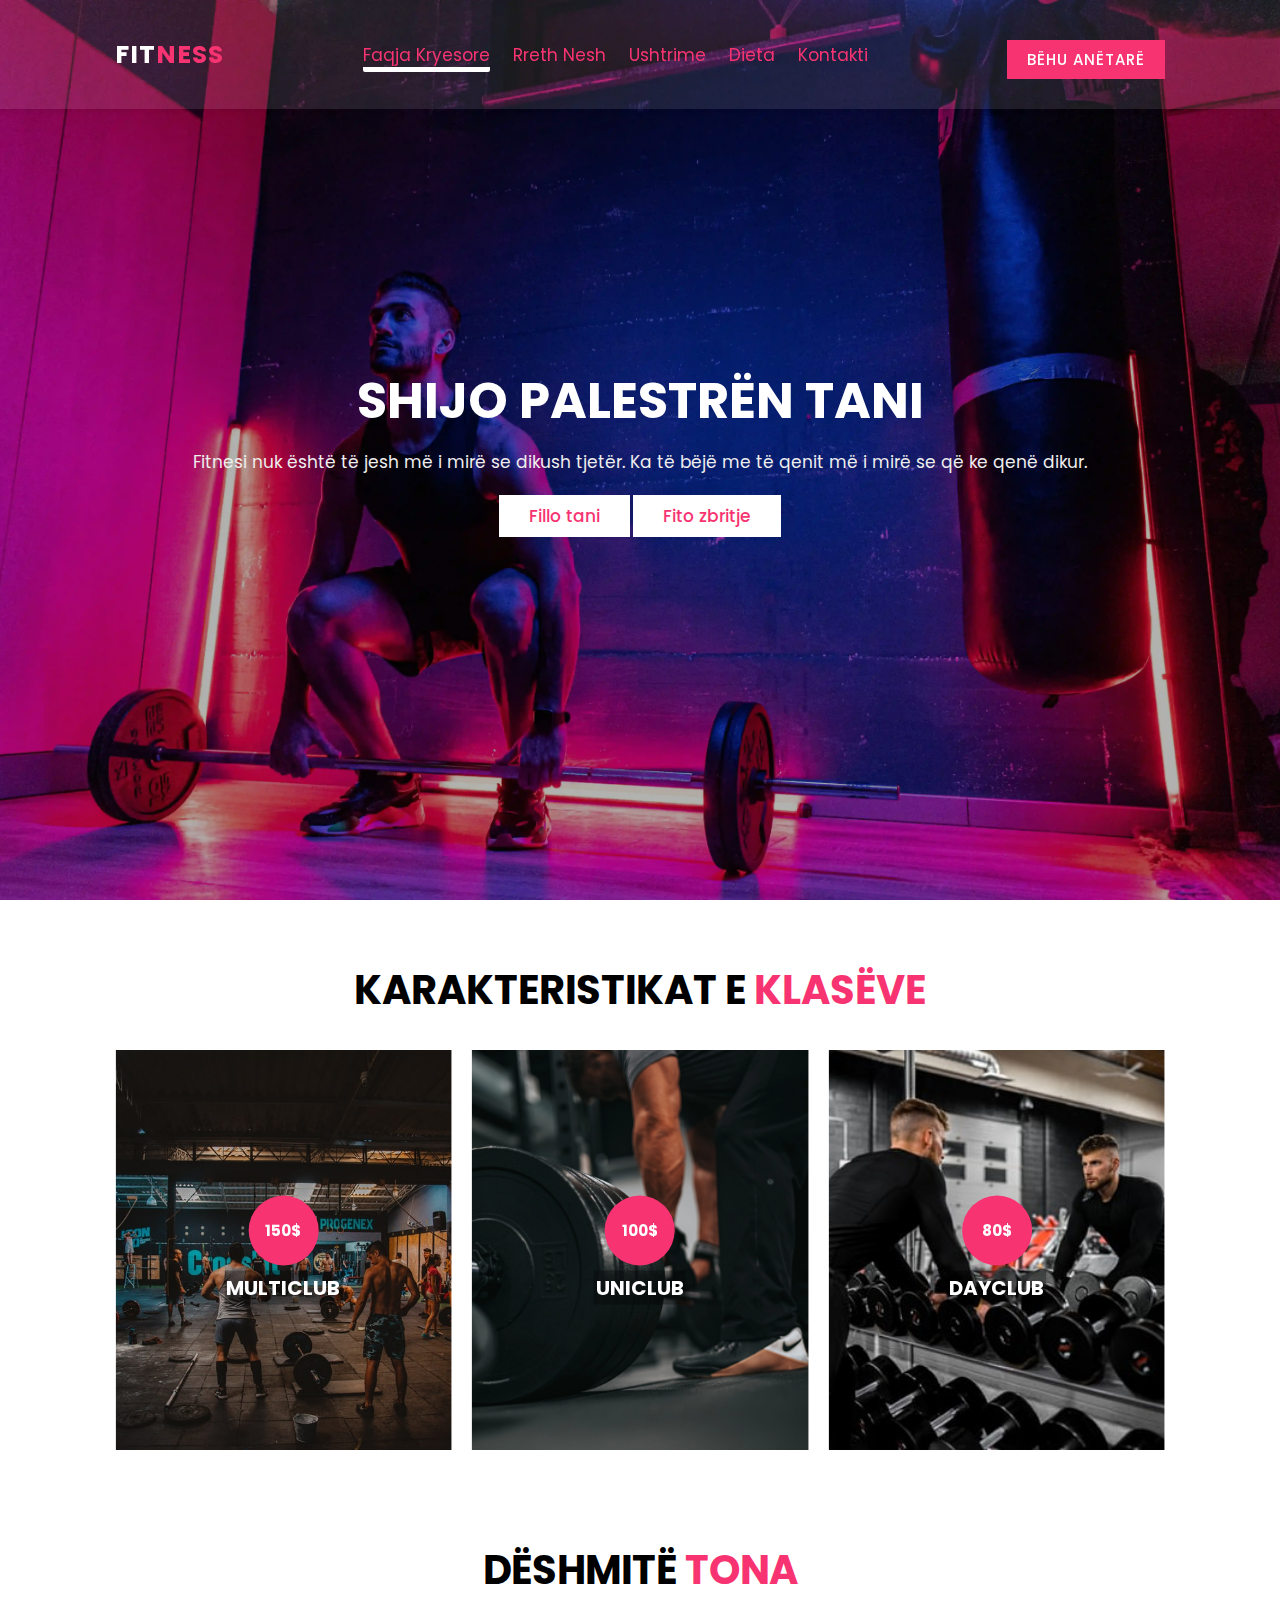
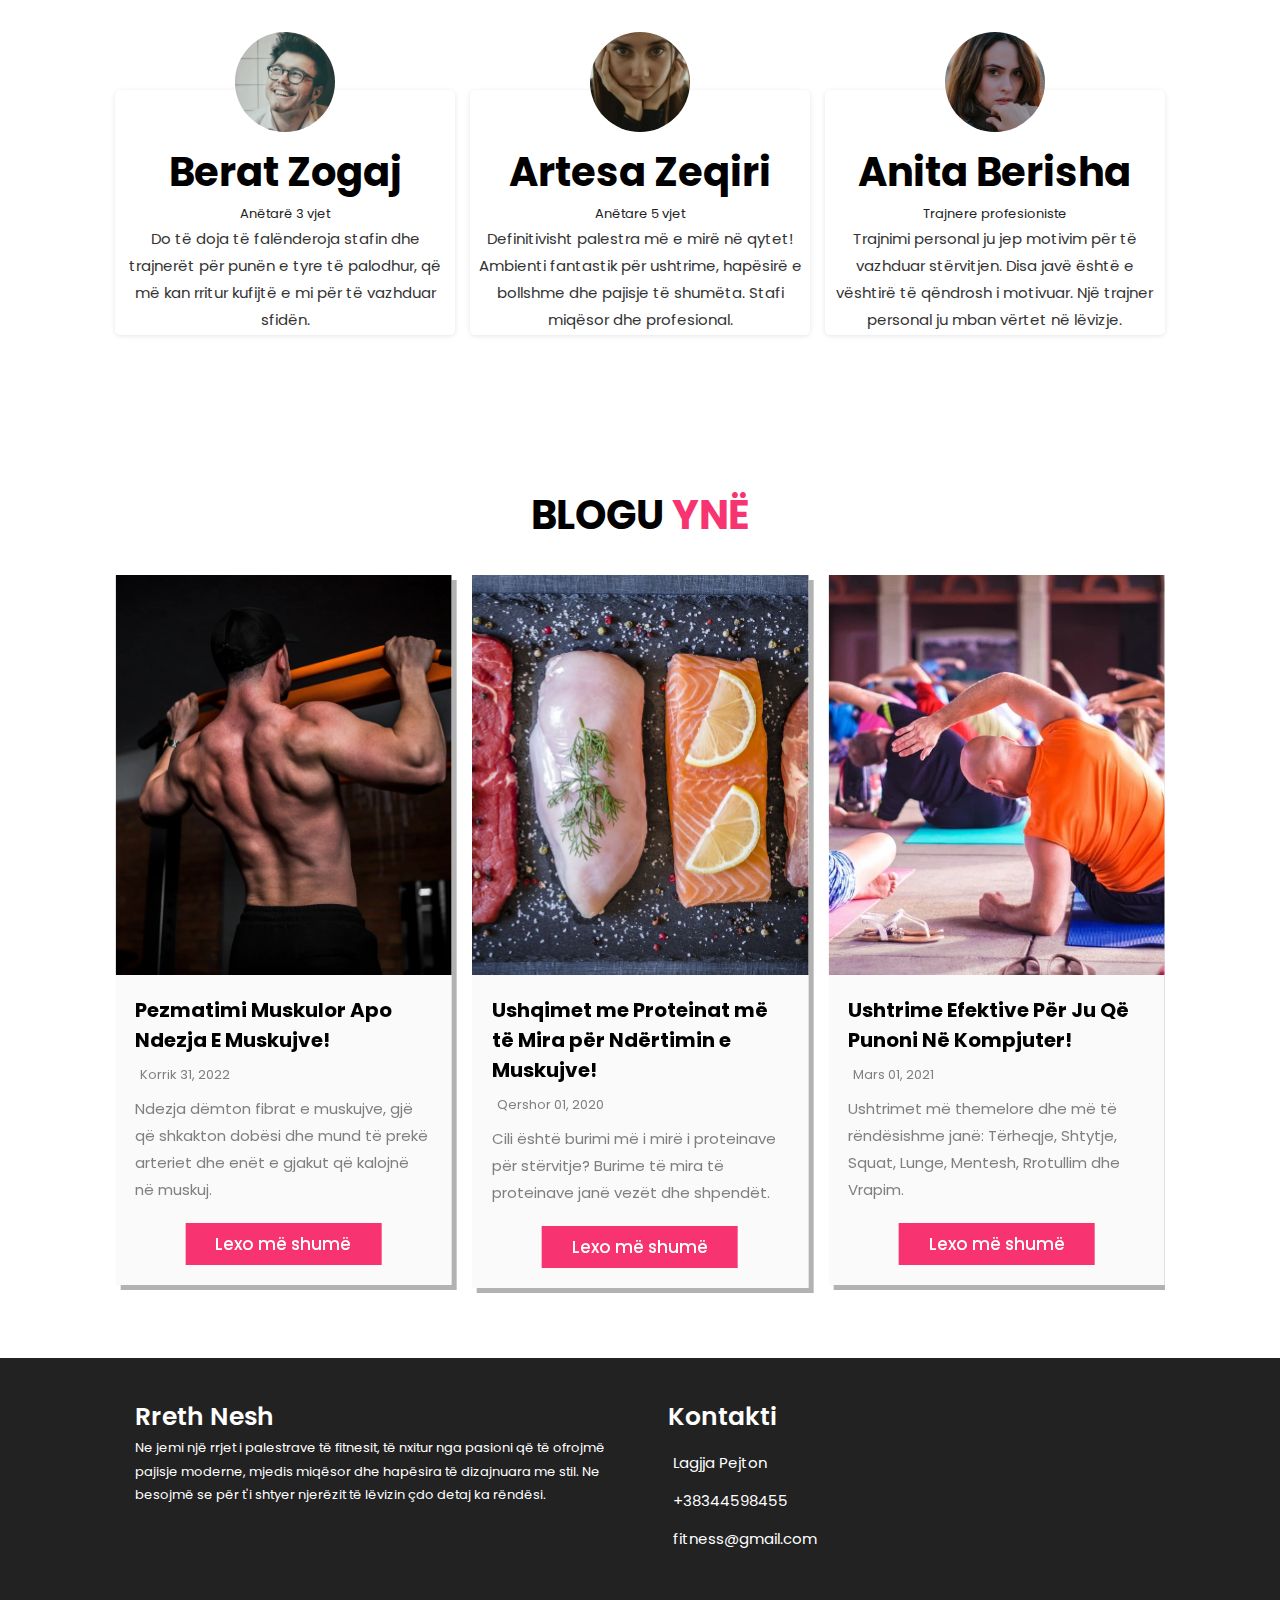
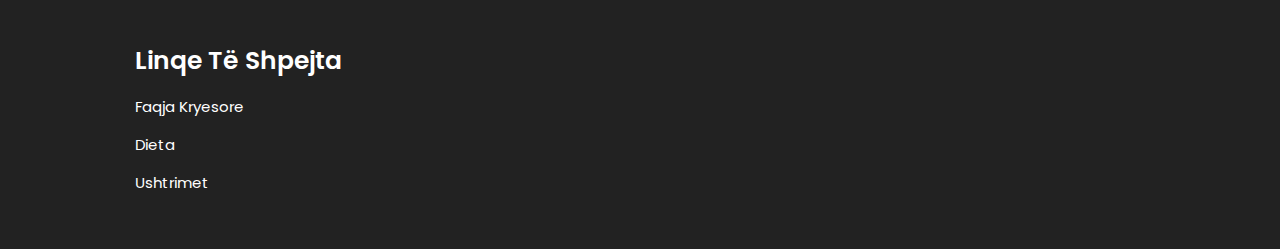
<file: index.html>
<!DOCTYPE html>
<html lang="en">
<head>
    <meta charset="UTF-8">
    <meta http-equiv="X-UA-Compatible" content="IE=edge">
    <meta name="viewport" content="width=device-width, initial-scale=1.0">

    <title>Fitness Website</title>

    <link rel="stylesheet" href="https://cdn.jsdelivr.net/npm/swiper@8/swiper-bundle.min.css"/>

    <link rel="stylesheet" href="./CSS/style.css">
    <link rel="stylesheet" href="https://use.fontawesome.com/releases/v5.15.4/css/all.css"
     integrity="sha384-DyZ88mC6Up2uqS4h/KRgHuoeGwBcD4Ng9SiP4dIRy0EXTlnuz47vAwmeGwVChigm" 
     crossorigin="anonymous"/>
</head>
<body>
   <header class="header">
    
<a href="#" class="logo">Fit<span>ness</span></a>

    <nav class="navbar">

        <a href="#" style="border-bottom: .5rem solid white; border-radius: .2rem;">Faqja Kryesore</a>
        <a href="#foot" onclick="contactScroll()" >Rreth Nesh</a>
        <a href="workOutSection.html">Ushtrime</a>
        <a href="dietSection.html" >Dieta</a>
        <a href="#foot" onclick="contactScroll()">Kontakti</a>
    </nav>

    <div class="icons">

        <a href="formValidation.html" class="btn" >Bëhu anëtarë</a>
        <div id="menu-btn" class="fas fa-bars"></div>
    </div>

   </header>

   <!-- -------------------home section starts ----------------------- -->
<section class="home">

    <div class="swiper home-slider">

        <div class="swiper-wrapper">

            <div  class="swiper-slide box" style = "background: linear-gradient(rgba(0,0,0,.3), rgba(0,0,0,.3)),
            url('images/b-1.webp');" >
              <div class="content">
                 <h3>Shijo palestrën tani</h3>
                 <p>Fitnesi nuk është të jesh më i mirë se dikush tjetër. Ka të bëjë me të qenit më i mirë se që ke qenë dikur.</p>
                    <div class="button">
                        <a href="#featureID" class="btn btn-1">Fillo tani</a>
                        <a href="#featureID" class="btn">Fito zbritje</a>
                    </div>
               </div>
            </div>


            <div  class="swiper-slide box" style = "background: linear-gradient(rgba(0,0,0,.3), rgba(0,0,0,.3)),
            url('images/b-5.webp');" >
              <div class="content">
                 <h3>Shëndeti është pasuri</h3>
                 <p>Dhimbja që ndjen sot do të jetë forca që ndjen nesër!</p>
                    <div class="button">
                        <a href="#featureID" class="btn btn-1">Fillo Tani</a>
                        <a href="#featureID" class="btn">Fito Zbritje</a>
                    </div>
               </div>
            </div>
        </div>
    </div>
</section>

   <!-- -------------------home section ends ----------------------- -->

   <!-- ------------------------feature sections starts----------------------------- -->

<section class="feature" id="featureID">

<h1 class="heading">karakteristikat e <span> klasëve</span></h1>

<div class="swiper feature-slider">
    <div class="swiper-wrapper">
        
      

        <div class="swiper-slide box">
            <div class="image">
                <img src="images/p-1.webp" alt="">
            </div>
            <div class="content">
                <div class="price"><h2>100$</h2></div>
                <h3>Uniclub</h3>
            </div>
        </div>

        <div class="swiper-slide box">
            <div class="image">
                <img src="images/pic-3.webp" alt="">
            </div>
            <div class="content">
                <div class="price"><h2>80$</h2></div>
                <h3>Dayclub</h3>
            </div>
        </div>

        <div class="swiper-slide box">
            <div class="image">
                <img src="images/p-3.webp" alt="">
            </div>
            <div class="content">
                <div class="price"><h2>60$</h2></div>
                <h3>Monthclub</h3>
            </div>
        </div>

        <div class="swiper-slide box">
            <div class="image">
                <img src="images/p-2.webp" alt="">
            </div>
            <div class="content">
                <div class="price"><h2>50$</h2></div>
                <h3>Timeclub</h3>
            </div>
        </div>

        <div class="swiper-slide box">
            <div class="image">
                <img src="images/Feature-classes.webp" alt="">
            </div>
            <div class="content">
                <div class="price"><h2>150$</h2></div>
                <h3>Multiclub</h3>
            </div>
        </div>

        
    </div>
</div>

</section>



   <!-- ------------------------feature sections ends----------------------------- -->

   

   <!-- -----------------------------------testimonial section starts here---------------------------->
<section class="testimonial">
    <h1 class="heading">Dëshmitë<span> tona</span></h1>
    
    <div class="box-contanier">
        <div class="box">
            <div class="image">
                <img src="images/t-2.webp" alt="">
            </div>
            <div class="name">
                <h1>Berat Zogaj</h1>
                <p>Anëtarë <span> 3 vjet</span></p>
            </div>
            <p>Do të doja të falënderoja stafin dhe trajnerët për punën e tyre të palodhur, 
                që më kan rritur kufijtë e mi për të vazhduar sfidën.</p>
        </div>

        <div class="box">
            <div class="image">
                <img src="images/t-3.webp" alt="">
            </div>
            <div class="name">
                <h1>Artesa Zeqiri </h1>
                <p>Anëtare<span> 5 vjet</span></p>
            </div>
            <p>Definitivisht palestra më e mirë në qytet! Ambienti fantastik për ushtrime, hapësirë e bollshme dhe pajisje të shumëta. 
                Stafi miqësor dhe profesional.</p>
        </div>

        <div class="box">
            <div class="image">
                <img src="images/t-4.webp" alt="">
            </div>
            <div class="name">
                <h1>Anita Berisha</h1>
                <p>Trajnere <span> profesioniste</span></p>
            </div>
            <p>Trajnimi personal ju jep motivim për të vazhduar stërvitjen. Disa javë është e vështirë të qëndrosh i motivuar.
                Një trajner personal ju mban vërtet në lëvizje.</p>
        </div>
    </div>
</section>


   <!-- -----------------------------------testimonial section ends here---------------------------->

   <!-------------------------------------blog section starts here---------------------------->
    <section class="blogs">

        <h1 class="heading">blogu <span> ynë</span></h1>

        <div class="swiper blogs-slider">
            <div class="swiper-wrapper">

                <div class="swiper-slide box">
                    <div class="image">
                        <img src="images/fish-chic.webp" alt="">

                    </div>
                    <div class="content">
                        <h3>Ushqimet me Proteinat më të Mira për Ndërtimin e Muskujve!</h3>
                        <span><i class="fad fa-calendar-alt"></i>Qershor 01, 2020</span>
                        <p>Cili është burimi më i mirë i proteinave për stërvitje?
                            Burime të mira të proteinave janë vezët dhe shpendët.</p>
                    </div>
                    <div class="button">
                    <a href="https://vegan.rocks/sq/blog/muscle-building-foods/" class="btn">Lexo më shumë</a>
                </div>
                </div>

                <div class="swiper-slide box">
                    <div class="image">
                        <img src="images/blog-2.webp" alt="">

                    </div>
                    <div class="content">
                        <h3>Ushtrime Efektive Për Ju Që Punoni Në Kompjuter!</h3>
                        <span><i class="fad fa-calendar-alt"></i>Mars 01, 2021</span>
                        <p>Ushtrimet më themelore dhe më të rëndësishme janë:
                         Tërheqje, Shtytje, Squat, Lunge, Mentesh, Rrotullim dhe Vrapim.</p>
                    </div>
                    <div class="button">
                    <a href="https://telegrafi.com/ushtrime-per-kurrizin-per-ju-qe-punoni-ne-kompjuter/" class="btn">Lexo më shumë</a>
                </div>
                </div>

                <div class="swiper-slide box">
                    <div class="image">
                        <img src="images/blog-4.webp" alt="">

                    </div>
                    <div class="content">
                        <h3>Sa Është e Nevojshme Zgjatja para Ushtrimeve!?</h3>
                        <span><i class="fad fa-calendar-alt"></i>December 01, 2022</span>
                        <p> Ngrohja rrit temperaturën e trupit, gjë që redukton mundësinë
                              për lëndime të muskujve, tendinave dhe ligamenteve po ashtu.</p>
                    </div>
                    <div class="button">
                    <a href="https://www.homeology.live/ks/rri-ne-forme/kur-duhet-te-beni-zgjatje-muskujsh/" class="btn">Lexo më shumë</a>
                </div>
                </div>

                <div class="swiper-slide box">
                    <div class="image">
                        <img src="images/nd.webp" alt="">

                    </div>
                    <div class="content">
                        <h3>Pezmatimi Muskulor Apo Ndezja E Muskujve!</h3>
                        <span><i class="fad fa-calendar-alt"></i>Korrik 31, 2022</span>
                        <p>Ndezja dëmton fibrat e muskujve, gjë që shkakton dobësi dhe mund
                             të prekë arteriet dhe enët e gjakut që kalojnë në muskuj.</p>
                    </div>
                    <div class="button">
                    <a href="http://www.tollomed.com/Home/FullArticle/355" class="btn">Lexo më shumë</a>
                </div>
                </div>


            </div>
        </div>
    </section>
   <!-------------------------------------blog section ends here---------------------------->

   <!-------------------------------------footer section starts here---------------------------->

<section class="footer" id="foot">
    <div class="box-container">
        <div class="box">
            <h1>Rreth Nesh</h1>
            <div class="text">
                <p>Ne jemi një rrjet i palestrave të fitnesit, 
                    të nxitur nga pasioni që të ofrojmë pajisje moderne, 
                    mjedis miqësor dhe hapësira të dizajnuara me stil.
                     Ne besojmë se për t'i shtyer njerëzit të lëvizin
                      çdo detaj ka rëndësi.</p>
            </div>
            <div class="icon">
               <a href="https://www.facebook.com/"><i class="fab fa-facebook-f"></i></a>
               <a href="https://www.twitter.com/"><i class="fab fa-twitter"></i></a>
               <a href="https://www.linkedin.com/"><i class="fab fa-linkedin-in"></i></a>
               <a href="https://www.instagram.com/"><i class="fab fa-instagram"></i></a>
            </div>
        </div>

        <div class="box">
            <h1>Kontakti</h1>
            <div class="icons">
                <a href="#foot"><i class="fas fa-map-marker-alt"></i>Lagjja Pejton </a>
                <a href="#foot"><i class="fas fa-phone-alt"></i>+38344598455</a>
                <a href="#foot"><i class="fas fa-envelope"></i>fitness@gmail.com</a>
            </div>
        </div>

        <div class="box">
            <h1>Linqe Të Shpejta</h1>
            <div class="icons">
                <a href="#">Faqja Kryesore</a>
                <a href="dietSection.html">Dieta</a>
                <a href="workOutSection.html">Ushtrimet</a>
            </div>
        </div>
    </div>
</section>


   <!-------------------------------------footer section ends here---------------------------->


<!-- cutsom swiper script -->
<script src="https://cdn.jsdelivr.net/npm/swiper@8/swiper-bundle.min.js"></script>
<!-- custom js link -->
    <script src="./JS/script.js"></script>
</body>
</html>
</file>
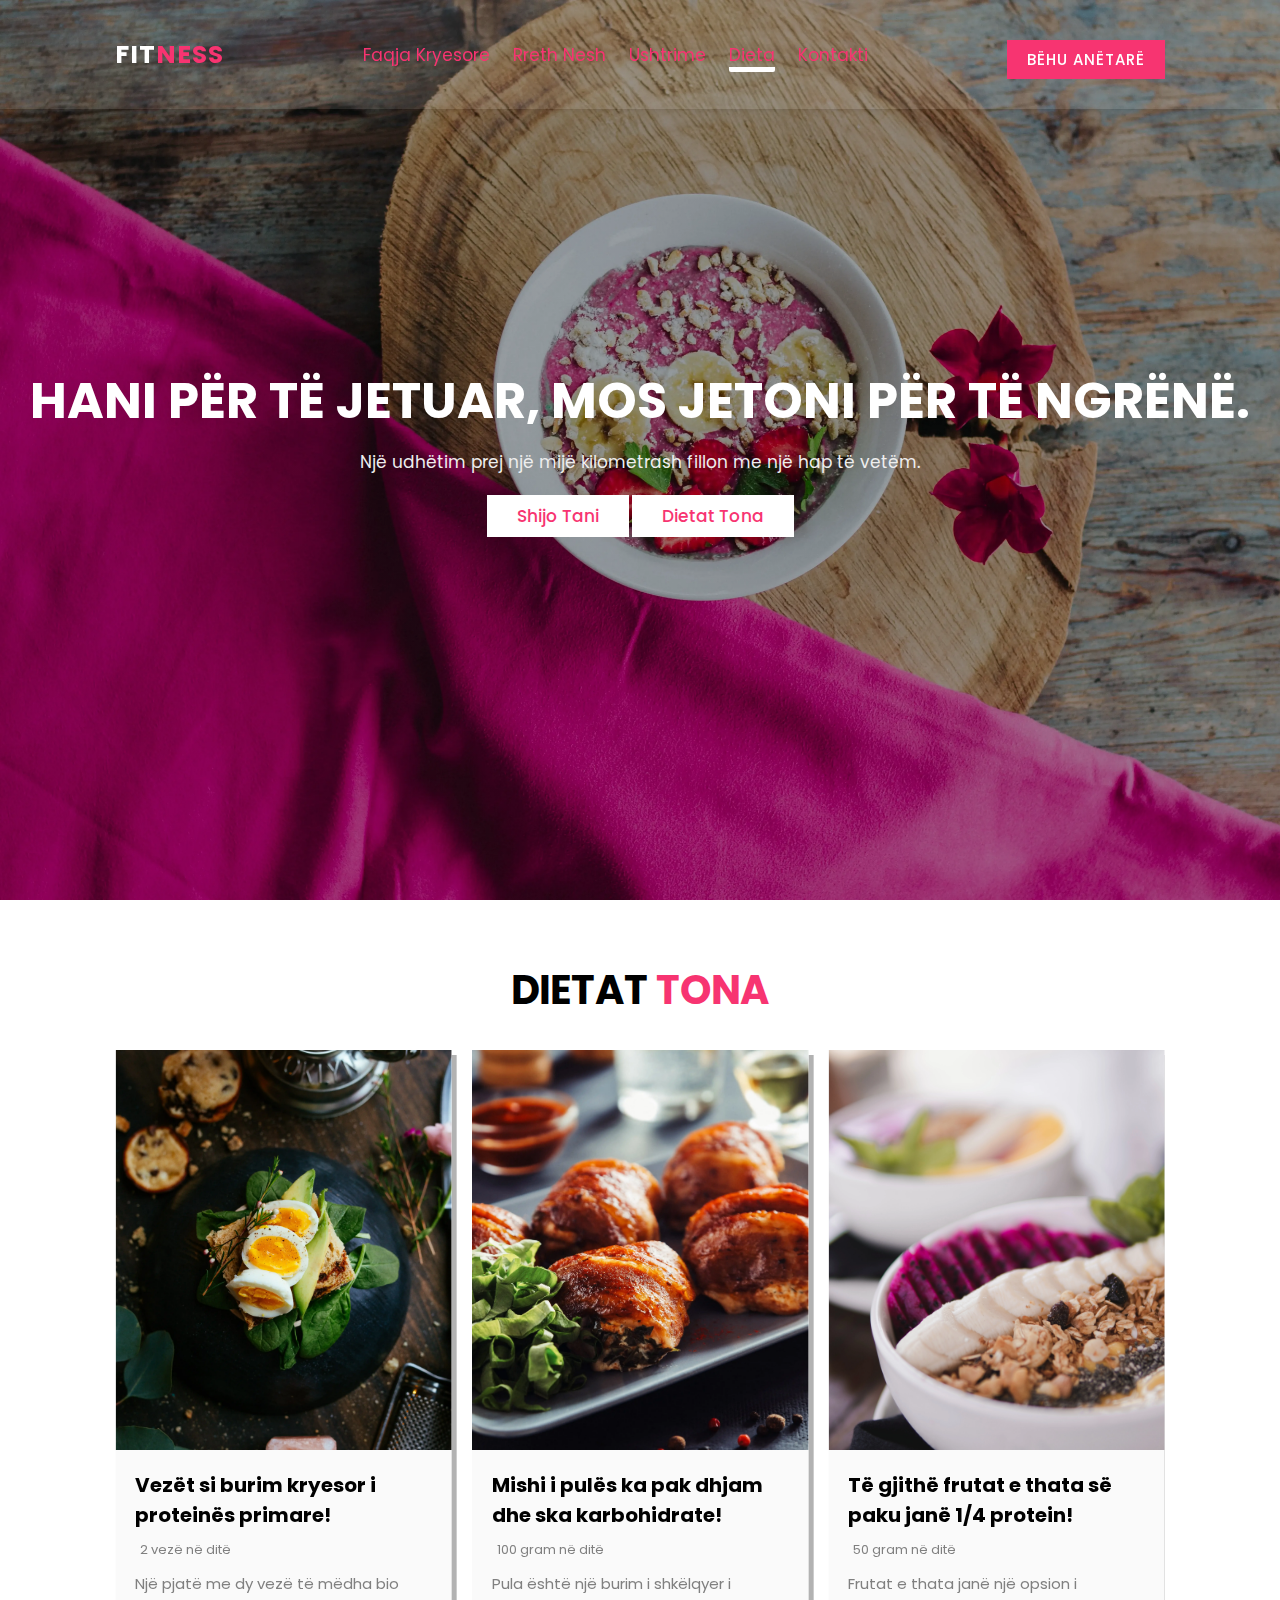
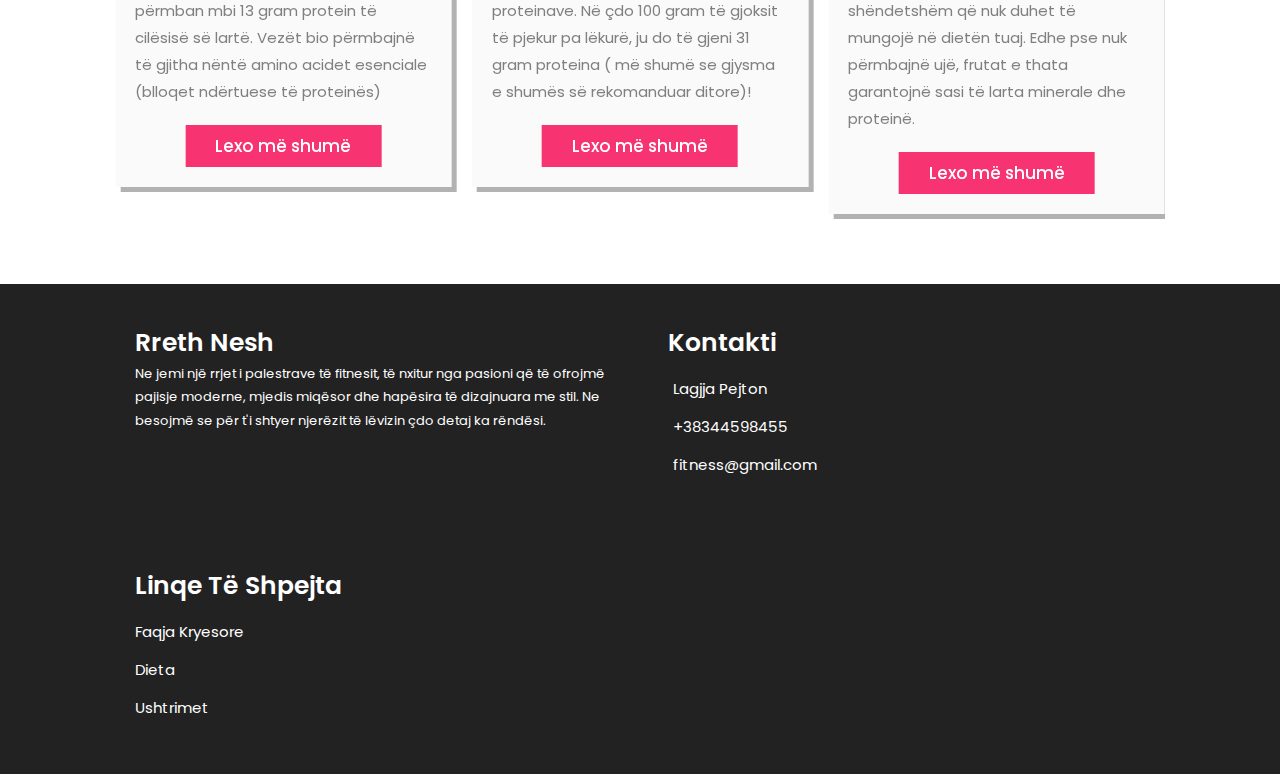
<file: dietSection.html>
<!DOCTYPE html>
<html lang="en">
<head>
    <meta charset="UTF-8">
    <meta http-equiv="X-UA-Compatible" content="IE=edge">
    <meta name="viewport" content="width=device-width, initial-scale=1.0">
    <title>diet section</title>


    <link rel="stylesheet" href="https://cdn.jsdelivr.net/npm/swiper@8/swiper-bundle.min.css"/>

    <link rel="stylesheet" href="CSS/style.css">
    <link rel="stylesheet" href="https://use.fontawesome.com/releases/v5.15.4/css/all.css"
     integrity="sha384-DyZ88mC6Up2uqS4h/KRgHuoeGwBcD4Ng9SiP4dIRy0EXTlnuz47vAwmeGwVChigm" 
     crossorigin="anonymous"/>
</head>
<body>
   <header class="header">
    
<a href="#" class="logo">Fit<span>ness</span></a>

    <nav class="navbar">

        <a href="index.html">Faqja Kryesore</a>
        <a href=#foot onclick="contactScroll()">Rreth Nesh</a>
        <a href="workOutSection.html">Ushtrime</a>
        <a href="dietSection.html" style="border-bottom: .5rem solid white; border-radius: .2rem;">Dieta</a>
        <a href=#foot onclick="contactScroll()">Kontakti</a>
    </nav>

    <div class="icons">

        <a href="formValidation.html" class="btn" >Bëhu anëtarë</a>
        <div id="menu-btn" class="fas fa-bars"></div>
    </div>

   </header>

   <!-- -------------------home0 section starts ----------------------- -->
<section class="home">

    <div class="swiper home-slider">

        <div class="swiper-wrapper">

            <div  class="swiper-slide box" style = "background: linear-gradient(rgba(0,0,0,.3), rgba(0,0,0,.3)),
            url('images/di-1.webp');" >
              <div class="content">
                 <h3>Hani për të jetuar, mos jetoni për të ngrënë.</h3>
                 <p>Një udhëtim prej një mijë kilometrash fillon me një hap të vetëm.</p>
                    <div class="button">
                        <a href="#di" class="btn btn-1">Shijo Tani</a>
                        <a href="#di" class="btn">Dietat Tona</a>
                    </div>
               </div>
            </div>


            <div  class="swiper-slide box" style = "background: linear-gradient(rgba(0,0,0,.3), rgba(0,0,0,.3)),
            url('images/di-2.webp');" >
              <div class="content">
                 <h3>Shëndeti është pasqyra e ushqimit që hamë  </h3>
                 <p>Qëllimet tuaja, minus dyshimet tuaja, janë të barabarta me realitetin tuaj.</p>
                    <div class="button">
                        <a href="#di" class="btn btn-1">Shijo Tani</a>
                        <a href="#di" class="btn">Dietat Tona</a>
                    </div>
               </div>
            </div>
        </div>
    </div>
</section>

   <!-- -------------------home0 section ends ----------------------- -->

   <!-- -------------------home section starts ----------------------- -->

 <body>
    <section id="di" class="blogs">

        <h1 class="heading">dietat <span> tona</span></h1>

        <div class="swiper blogs-slider">
            <div class="swiper-wrapper">

                

                <div class="swiper-slide box">
                    <div class="image">
                        <img src="images/ch-1.webp" alt="">

                    </div>
                    <div class="content">
                        <h3>Mishi i pulës ka pak dhjam dhe ska karbohidrate!</h3>
                        <span><i class="fad fa-calendar-alt"></i>100 gram në ditë</span>
                        <p>Pula është një burim i shkëlqyer i proteinave.
                             Në çdo 100 gram të gjoksit të pjekur pa lëkurë, ju do të gjeni 31 gram proteina
                             ( më shumë se gjysma e shumës së rekomanduar ditore)! </p>
                    </div>
                    <div class="button">
                    <a href="https://www.probleme.me/nutricione/mish-peshk/perfitimet-e-shendetshme-te-pules/" class="btn">Lexo më shumë</a>
                </div>
                </div>

                <div class="swiper-slide box">
                    <div class="image">
                        <img src="images/nu-1.webp" alt="">

                    </div>
                    <div class="content">
                        <h3>Të gjithë frutat e thata së paku janë 1/4 protein!</h3>
                        <span><i class="fad fa-calendar-alt"></i>50 gram në ditë</span>
                        <p> Frutat e thata janë një opsion i shëndetshëm që nuk duhet të mungojë në dietën tuaj. 
                            Edhe pse nuk përmbajnë ujë, frutat e thata garantojnë sasi të larta minerale
                             dhe proteinë.</p>
                    </div>
                    <div class="button">
                    <a href="https://www.probleme.me/nutricione/fruta/perfitimet-shendetesore-nga-konsumimi-i-frutave-te-thata/" class="btn">Lexo më shumë</a>
                </div>
                </div>

                <div class="swiper-slide box">
                    <div class="image">
                        <img src="images/q-1.webp" alt="">

                    </div>
                    <div class="content">
                        <h3>Qumështi si gjëja e parë që kemi shijuar!</h3>
                        <span><i class="fad fa-calendar-alt"></i>100ml në ditë</span>
                        <p>Qumështi i lopës është një burim i mirë i proteinave dhe kalciumit, si dhe ushqyesve përfshirë vitaminën B12 dhe jod.
                             Ai gjithashtu përmban magnez(me rëndësi për eshtrat).</p>
                    </div>
                    <div class="button">
                    <a href="https://kallxo.com/lajm/sa-eshte-i-shendetshem-qumeshti-i-lopes/" class="btn">Lexo më shumë</a>
                </div>
                </div>

                <div class="swiper-slide box">
                    <div class="image">
                        <img src="images/v-1.webp" alt="">

                    </div>
                    <div class="content">
                        <h3>Vezët si burim kryesor i proteinës primare!</h3>
                        <span><i class="fad fa-calendar-alt"></i>2 vezë në ditë</span>
                        <p>Një pjatë me dy vezë të mëdha bio përmban mbi 13 gram protein të cilësisë së lartë. Vezët bio përmbajnë të gjitha
                         nëntë amino acidet esenciale (blloqet ndërtuese të proteinës)</p>
                    </div>
                    <div class="button">
                    <a href="https://telegrafi.com/pse-vezet-bio-jane-ushqim-domosdoshem-nese-ushtroni-fitnes/" class="btn">Lexo më shumë</a>
                </div>
                </div>
                
            </div>
        </div>
    </section> 
    
    
     <!-------------------------------------footer section starts here---------------------------->

      <section class="footer" id="foot">
     <div class="box-container">
        <div class="box">
            <h1>Rreth Nesh</h1>
            <div class="text">
                <p>Ne jemi një rrjet i palestrave të fitnesit, 
                    të nxitur nga pasioni që të ofrojmë pajisje moderne, 
                    mjedis miqësor dhe hapësira të dizajnuara me stil.
                     Ne besojmë se për t'i shtyer njerëzit të lëvizin
                      çdo detaj ka rëndësi.</p>
            </div>
            <div class="icon">
               <a href="https://www.facebook.com/"><i class="fab fa-facebook-f"></i></a>
               <a href="https://www.twitter.com/"><i class="fab fa-twitter"></i></a>
               <a href="https://www.linkedin.com/"><i class="fab fa-linkedin-in"></i></a>
               <a href="https://www.instagram.com/"><i class="fab fa-instagram"></i></a>
            </div>
        </div>

        <div class="box">
            <h1>Kontakti</h1>
            <div class="icons">
                <a href="#foot"><i class="fas fa-map-marker-alt"></i>Lagjja Pejton </a>
                <a href="#foot"><i class="fas fa-phone-alt"></i>+38344598455</a>
                <a href="#foot"><i class="fas fa-envelope"></i>fitness@gmail.com</a>
            </div>
        </div>

        <div class="box">
            <h1>Linqe Të Shpejta</h1>
            <div class="icons">
                <a href="index.html">Faqja Kryesore</a>
                <a href="#">Dieta</a>
                <a href="workOutSection.html">Ushtrimet</a>
            </div>
        </div>
     </div>
     </section>


      <!-------------------------------------footer section ends here---------------------------->


     <!-- cutsom swiper script -->
     <script src="https://cdn.jsdelivr.net/npm/swiper@8/swiper-bundle.min.js"></script>
      <!-- custom js link -->
     <script src="./JS/script.js"></script>
      </body>
       </html>
</file>
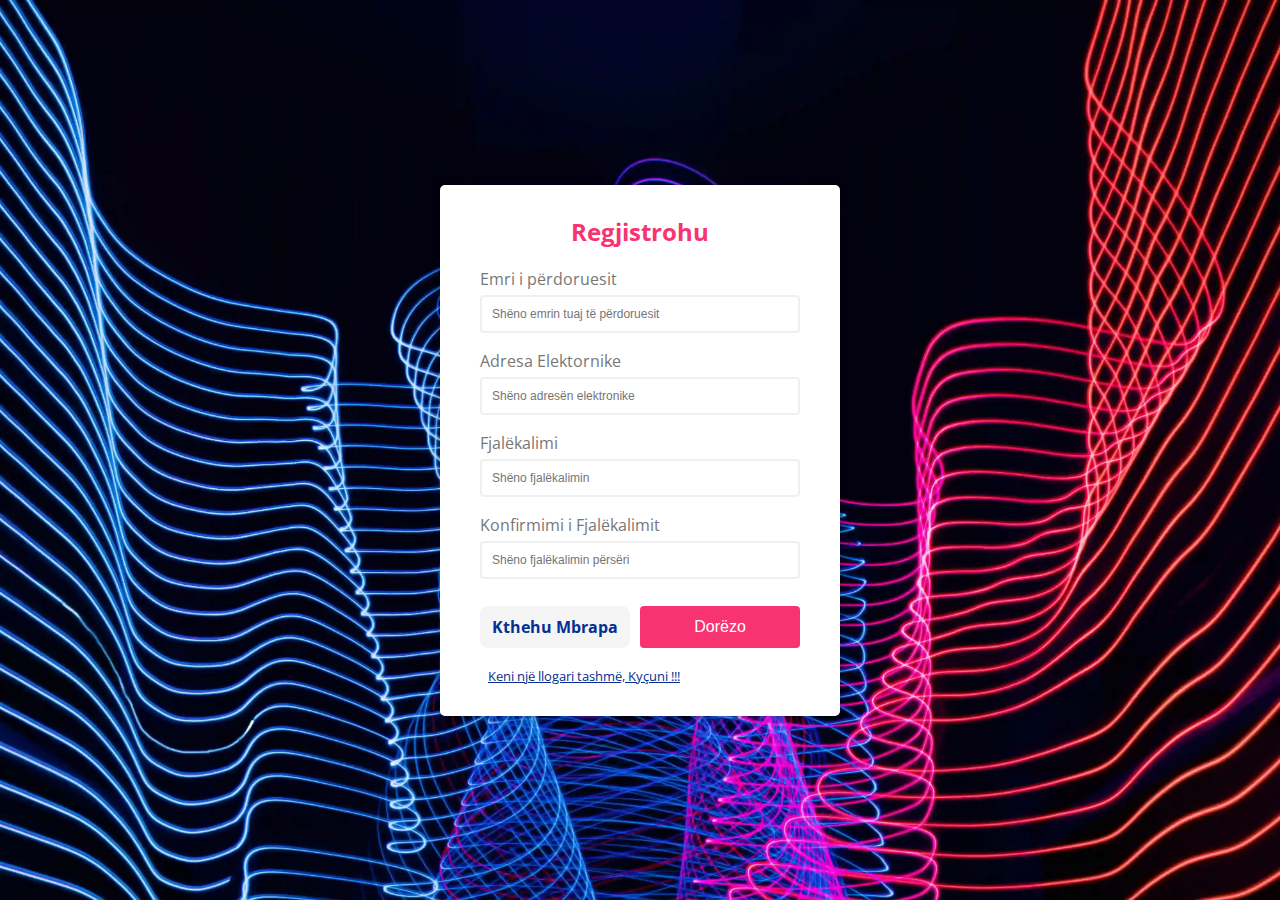
<file: formValidation.html>
<!DOCTYPE html>
<html lang="en">
<head>
    <meta charset="UTF-8">
    <meta name="viewport" content="width=device-width, initial-scale=1.0">
    <link rel="stylesheet" href="./CSS/formValidation.css">
    <title>Form validation</title>
</head>
<body>
 <div class="container">
    <form id="form" class="form" autocomplete="off">
        <h2>Regjistrohu</h2>
        <div class="form-control">
            <label for="username">Emri i përdoruesit</label>
            <input type="text" id="username" placeholder="Shëno emrin tuaj të përdoruesit">
            <small>Error message</small>
        </div>
        <div class="form-control">
            <label for="email">Adresa Elektornike</label>
            <input type="text" id="email" placeholder="Shëno adresën elektronike">
            <small>Error message</small>
        </div>
        <div class="form-control">
            <label for="password">Fjalëkalimi</label>
            <input type="password" id="password" placeholder="Shëno fjalëkalimin">
            <small>Error message</small>
        </div>
        <div class="form-control">
            <label for="password2">Konfirmimi i Fjalëkalimit</label>
            <input type="password" id="password2" placeholder="Shëno fjalëkalimin përsëri">
            <small>Error message</small>
        </div>
        <div class="buttons">
            <a href="index.html" class="cancel-button">Kthehu Mbrapa</a>
            <button type="submit">Dorëzo</button>
          </div>
          <p></p>
          <a href="formValidationL.html" id="keni">Keni një llogari tashmë, Kyçuni !!!</a>
    </form>
 </div>
    <script src="./JS/formValidation.js"></script>
</body>
</html>
</file>
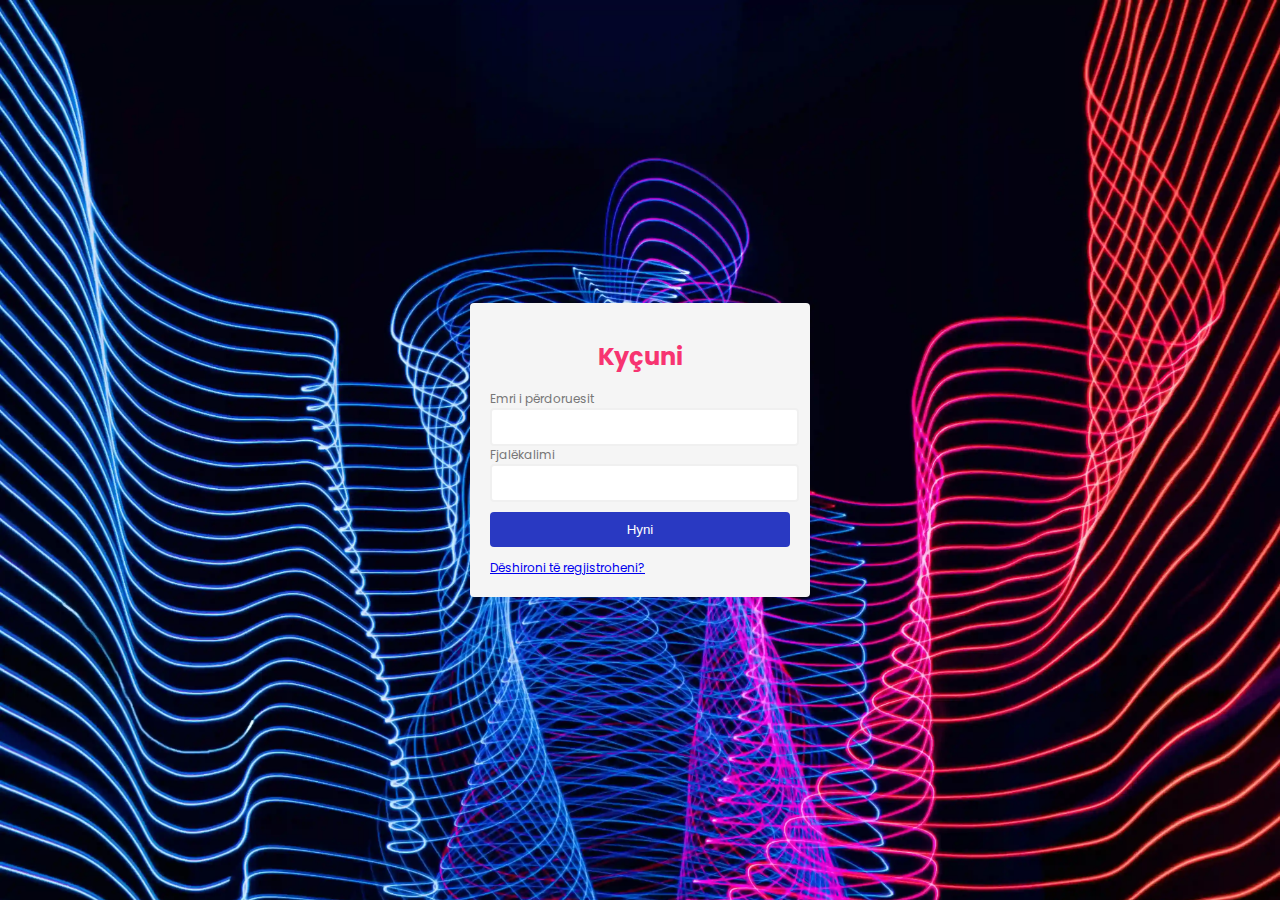
<file: formValidationL.html>
<!DOCTYPE html>
<html lang="en">
<head>
    <meta charset="UTF-8">
    <meta http-equiv="X-UA-Compatible" content="IE=edge">
    <meta name="viewport" content="width=device-width, initial-scale=1.0">
    <link rel="preconnect" href="https://fonts.googleapis.com">
    <link rel="preconnect" href="https://fonts.gstatic.com" crossorigin>
    <link href="https://fonts.googleapis.com/css2?family=Poppins:wght@400;700&display=swap" rel="stylesheet">
    <link rel="stylesheet" href="./CSS/formValidationL.css">
    <title>Form Validation</title>

</head>
<body>
    <div class="container"> 
        <form id="form" action="/">
            <h1>Kyçuni</h1>
            <div class="input-control">
                <label for="username" id="ep">Emri i përdoruesit</label>
                <input id="username" name="username" type="text">
                <div class="error"></div>
            </div>
            <div class="input-control">
                <label for="password" id="f">Fjalëkalimi</label>
                <input type="password" name="password" id="password">
                <div class="error"></div>
            <button type="submit" id="signUpButton">Hyni</button>
        </div>
            <p></p>
            <a href="formValidation.html">Dëshironi të regjistroheni?</a>
        </form>

    </div>
    <script src="./JS/formValidationL.js"></script>
</body>
</html>
</file>
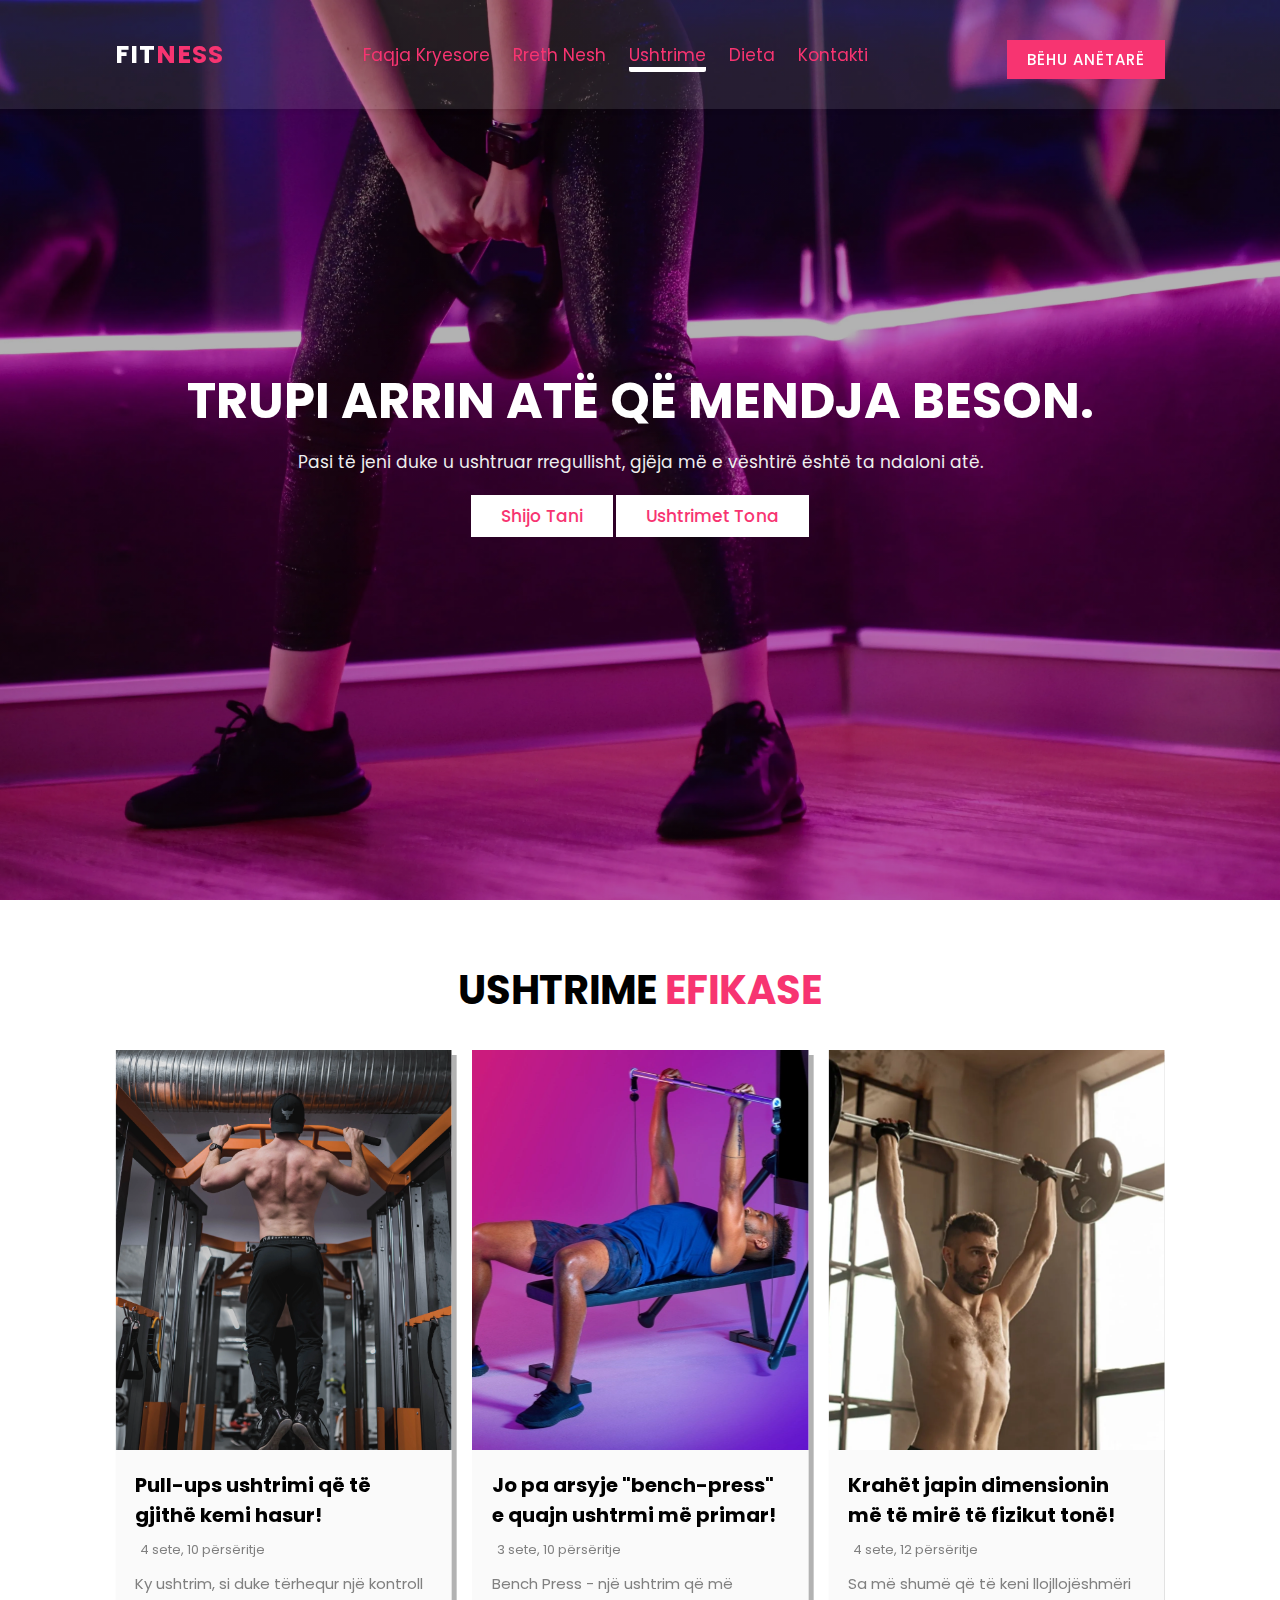
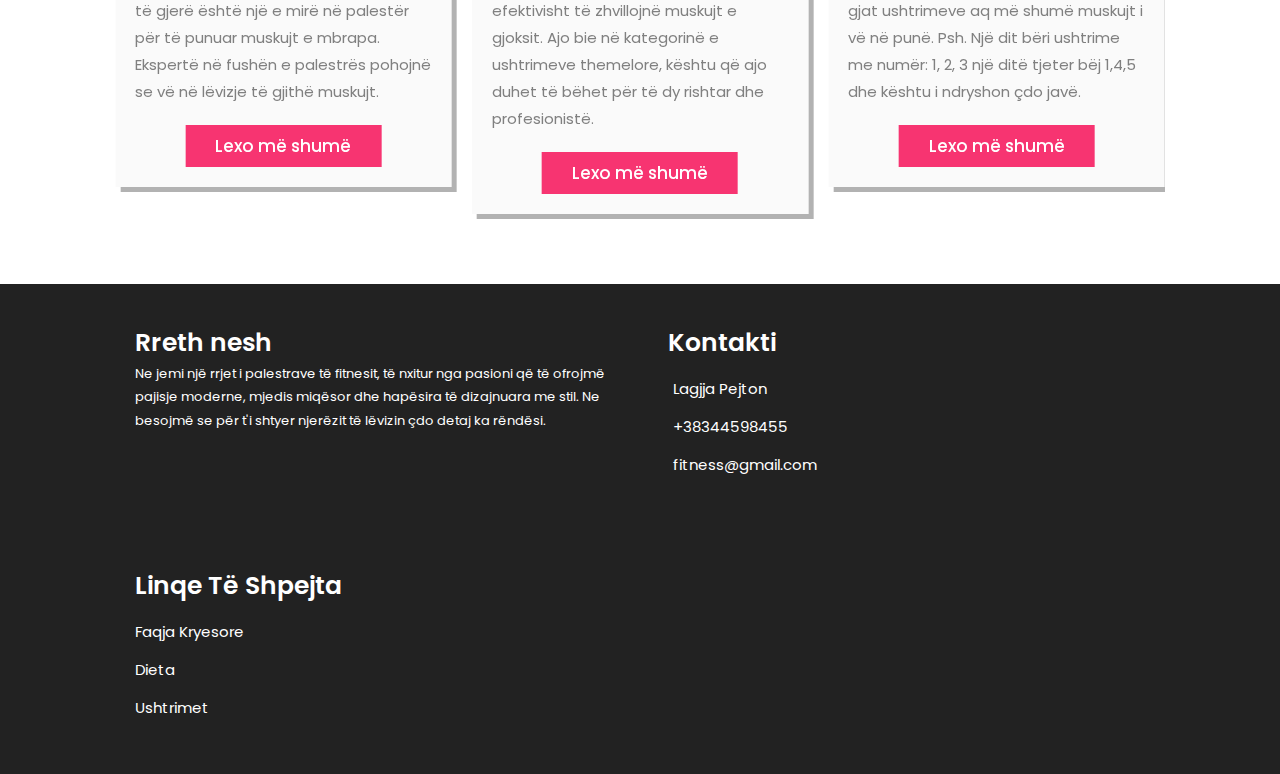
<file: workOutSection.html>
<!DOCTYPE html>
<html lang="en">
<head>
    <meta charset="UTF-8">
    <meta http-equiv="X-UA-Compatible" content="IE=edge">
    <meta name="viewport" content="width=device-width, initial-scale=1.0">
    <title>workout section</title>


    <link rel="stylesheet" href="https://cdn.jsdelivr.net/npm/swiper@8/swiper-bundle.min.css"/>

    <link rel="stylesheet" href="CSS/style.css">
    <link rel="stylesheet" href="https://use.fontawesome.com/releases/v5.15.4/css/all.css"
     integrity="sha384-DyZ88mC6Up2uqS4h/KRgHuoeGwBcD4Ng9SiP4dIRy0EXTlnuz47vAwmeGwVChigm" 
     crossorigin="anonymous"/>
</head>
<body>
   <header class="header">
    
<a href="#" class="logo">Fit<span>ness</span></a>

    <nav class="navbar">

        <a href="index.html">Faqja Kryesore</a>
        <a href=#foot onclick="contactScroll()">Rreth Nesh</a>
        <a href="workOutSection.html" style="border-bottom: .5rem solid white; border-radius: .2rem;">Ushtrime</a>
        <a href="dietSection.html">Dieta</a>
        <a href=#foot onclick="contactScroll()">Kontakti</a>
    </nav>

    <div class="icons">

        <a href="formValidation.html" class="btn" >Bëhu anëtarë</a>
        <div id="menu-btn" class="fas fa-bars"></div>
    </div>

   </header>

   <!-- -------------------home0 section starts ----------------------- -->
<section class="home">

    <div class="swiper home-slider">

        <div class="swiper-wrapper">

            <div  class="swiper-slide box" style = "background: linear-gradient(rgba(0,0,0,.3), rgba(0,0,0,.3)),
            url('images/wo-1.webp');" >
              <div class="content">
                 <h3>Trupi arrin atë që mendja beson.</h3>
                 <p>Pasi të jeni duke u ushtruar rregullisht, gjëja më e vështirë është ta ndaloni atë.</p>
                    <div class="button">
                        <a href="#blo" class="btn btn-1">Shijo Tani</a>
                        <a href="#blo" class="btn">Ushtrimet Tona</a>
                    </div>
               </div>
            </div>


            <div  class="swiper-slide box" style = "background: linear-gradient(rgba(0,0,0,.3), rgba(0,0,0,.3)),
            url('images/b-4.webp');" >
              <div class="content">
                 <h3>Përpiquni më fort se dje për një të nesërme ndryshe.</h3>
                 <p>Nëse nuk gjeni kohë për stërvitje, ndoshta do t'ju duhet të gjeni kohë për sëmundje.</p>
                    <div class="button">
                        <a href="#blo" class="btn btn-1">Shijo Tani</a>
                        <a href="#blo" class="btn">Ushtrimet Tona</a>
                    </div>
               </div>
            </div>
        </div>
    </div>
</section>

   <!-- -------------------home0 section ends ----------------------- -->

   <!-- -------------------home section starts ----------------------- -->

   <body>
    <section id="blo" class="blogs">

        <h1 class="heading">ushtrime <span> efikase</span></h1>

        <div class="swiper blogs-slider">
            <div class="swiper-wrapper">


                <div class="swiper-slide box">
                    <div class="image">
                        <img src="images/bp-1.webp" alt="">

                    </div>
                    <div class="content">
                        <h3>Jo pa arsyje "bench-press" e quajn ushtrmi më primar!</h3>
                        <span><i class="fad fa-calendar-alt"></i>3 sete, 10 përsëritje</span>
                        <p>Bench Press - një ushtrim që më efektivisht të zhvillojnë muskujt e gjoksit.
                            Ajo bie në kategorinë e ushtrimeve themelore, kështu që ajo duhet të bëhet
                             për të dy rishtar dhe profesionistë.</p>
                    </div>
                    <div class="button">
                    <a href="https://sq.birmiss.com/bench-press-ushtrimi-me-i-mire-per-gjoks/" class="btn">Lexo më shumë</a>
                </div>
                </div>

                <div class="swiper-slide box">
                    <div class="image">
                        <img src="images/sh-1.webp" alt="">

                    </div>
                    <div class="content">
                        <h3>Krahët japin dimensionin më të mirë të fizikut tonë!</h3>
                        <span><i class="fad fa-calendar-alt"></i>4 sete, 12 përsëritje</span>
                        <p>Sa më shumë që të keni llojllojëshmëri gjat ushtrimeve aq më shumë muskujt i vë në punë. 
                            Psh. Një dit bëri ushtrime me numër: 1, 2, 3 një ditë tjeter bëj 1,4,5 dhe kështu i ndryshon çdo javë.</p>
                    </div>
                    <div class="button">
                    <a href="https://www.ushtro.com/krah" class="btn">Lexo më shumë</a>
                </div>
                </div>

                <div class="swiper-slide box">
                    <div class="image">
                        <img src="images/le-1.webp" alt="">

                    </div>
                    <div class="content">
                        <h3>Ushtrojë këmbët, mos lejo të thonë se ke "chicken legs"!</h3>
                        <span><i class="fad fa-calendar-alt"></i>3 sete, 8 përsëritje</span>
                        <p>Stërvitja e vërtetë e këmbëve është mjaftë rraskapitëse.Ushtrimi i këmbëve do të kërkojë punë të gjatë dhe të zellshme.
                             Koha dhe intensiteti do të varen nga karakteristikat e trupit tuaj.</p>
                    </div>
                    <div class="button">
                    <a href="https://dynamotickets.ru/sq/osnovnye-uprazhneniya-na-nogi-v-trenazhernom-zale-programma-dlya-nog.html" class="btn">Lexo më shumë</a>
                </div>
                </div>
                
                
                <div class="swiper-slide box">
                    <div class="image">
                        <img src="images/pu-1.webp" alt="">

                    </div>
                    <div class="content">
                        <h3>Pull-ups ushtrimi që të gjithë kemi hasur!</h3>
                        <span><i class="fad fa-calendar-alt"></i>4 sete, 10 përsëritje</span>
                        <p>Ky ushtrim, si duke tërhequr një kontroll të gjerë është një e mirë në palestër për të punuar muskujt e mbrapa.
                             Ekspertë në fushën e palestrës pohojnë se vë në lëvizje të gjithë muskujt.</p>
                    </div>
                    <div class="button">
                    <a href="https://sq.atomiyme.com/wide-rrokje-pull-up-ushtrimi-me-i-mire-per-shpinen-tuaj/" class="btn">Lexo më shumë</a>
                </div>
                </div>

            </div>
        </div>
    </section> 



   <!-------------------------------------footer section starts here---------------------------->

<section class="footer" id="foot">
    <div class="box-container">
        <div class="box">
            <h1>Rreth nesh</h1>
            <div class="text">
                <p>Ne jemi një rrjet i palestrave të fitnesit, 
                    të nxitur nga pasioni që të ofrojmë pajisje moderne, 
                    mjedis miqësor dhe hapësira të dizajnuara me stil.
                     Ne besojmë se për t'i shtyer njerëzit të lëvizin
                      çdo detaj ka rëndësi.</p>
            </div>
            <div class="icon">
               <a href="https://www.facebook.com/"><i class="fab fa-facebook-f"></i></a>
               <a href="https://www.twitter.com/"><i class="fab fa-twitter"></i></a>
               <a href="https://www.linkedin.com/"><i class="fab fa-linkedin-in"></i></a>
               <a href="https://www.instagram.com/"><i class="fab fa-instagram"></i></a>
            </div>
        </div>

        <div class="box">
            <h1>Kontakti</h1>
            <div class="icons">
                <a href="#foot"><i class="fas fa-map-marker-alt"></i>Lagjja Pejton </a>
                <a href="#foot"><i class="fas fa-phone-alt"></i>+38344598455</a>
                <a href="#foot"><i class="fas fa-envelope"></i>fitness@gmail.com</a>
            </div>
        </div>

        <div class="box">
            <h1>Linqe Të Shpejta</h1>
            <div class="icons">
                <a href="index.html">Faqja Kryesore</a>
                <a href="dietSection.html">Dieta</a>
                <a href="#">Ushtrimet</a>
            </div>
        </div>
    </div>
</section>


   <!-------------------------------------footer section ends here---------------------------->


<!-- cutsom swiper script -->
<script src="https://cdn.jsdelivr.net/npm/swiper@8/swiper-bundle.min.js"></script>
<!-- custom js link -->
    <script src="./JS/script.js"></script>
</body>
</html>
</file>
<file: CSS/style.css>
@import url('https://fonts.googleapis.com/css2?family=Poppins:wght@200;300;500;600;700&display=swap');
@import url('https://fonts.googleapis.com/css2?family=Open+Sans:wght@600&display=swap');

:root{
    --main-color: #f73471;
    --black: #0000;
    --light-color: #868e96;
    --success-color:#0073ff;
    --error-color: #ff1900;


}

*{
    font-family: 'Poppins', sans-serif;
    margin: 0;
    padding: 0;
    box-sizing: border-box;
    text-decoration: none;
    border: none;
    outline: none;
    transition: all .2s linear;
}
::selection{
    background: var(--main-color);
    color: #fff;
}

html{
    font-size: 62.5%;
    scroll-behavior: smooth;
    overflow-x: hidden;
    scroll-padding-top: 7rem;

}
html::-webkit-scrollbar{
    width: 1rem;
}

html::-webkit-scrollbar-track{
    background: #fafafa;
}


html::-webkit-scrollbar-thumb{
    background: var(--main-color);
    border-radius: 5rem;

}

section{
    padding: 2rem 9%;
}

.heading{
    font-size:4rem;
    text-align:center;
    padding-top: 4rem;
    padding-bottom: 2rem;
    color: black;
    text-transform: uppercase;
}
.heading span{
    text-transform: uppercase;
    color:var(--main-color);
}


.btn{
    margin-top: 1rem;
    display: inline-block;
    padding: .8rem 3rem;
    background: #fff;
    font-weight: 500;
    cursor: pointer;
    color: var(--main-color);
    font-size: 1.7rem;
}
.btn:hover{
    background: var(--main-color);
    color: #fff;
    letter-spacing: .1rem;

}

/* ---------------------header section fillon ----------------*/
.header{
    position: fixed;
    top: 0;
    left: 0;
    right: 0;
    padding:3rem 9%;
    display: flex;
    align-items: center;
    justify-content: space-between;
    background: rgba(255,255,255,.1) ;
    box-shadow:0rem .1rem .5rem rgba(0,0,0,.1);
    z-index: 1000;
}

.header .logo{
    font-size: 2.5rem;
    color: white;
    font-weight: bold;
    text-transform: uppercase;
    letter-spacing: .1rem;
}

.header .logo span{
    color: var(--main-color);
    text-transform: uppercase;

}

.header .navbar a{
    font-size: 1.7rem;
    color: var(--main-color);
    margin: 0 1rem;
}

.header .navbar a:hover{
    color: var(--main-color);
    border-bottom: .5rem solid white;
}

.header .icons div{
    font-size: 2.5rem;
    color:#fff;
    padding: .5rem;
    cursor: pointer;
    margin-left: 1rem;
    
}

.header .icons div:hover{
    transform: rotate(180deg);
    color: var(--main-color);
}


.header .icons a{
    font-size: 1.5rem;
    letter-spacing: .1rem;
    color: white;
    background: var(--main-color);
    font-weight: 500;
    text-transform: uppercase;
    padding: .8rem 2rem;
    border: none;
}

.header .icons a:hover{
color: var(--main-color);
background: white;

}
#menu-btn{
    display: none;
}

.header.active{
    padding: 2rem 9%;
    background: black;
}
/*---------------------header section perfundon ---------------- */

/* ------------------------home section starts here----------------- */


.home{
    padding:0%;
}

.home .home-slider .box{
    min-height: 100vh;
    display: flex;
    align-items: center;
    justify-content: center;
    padding: 2rem;
    background-size: cover !important;
    background-position: center !important;

}

.home .home-slider .box .content{

    text-align: center;
    max-width: 700rem;


}

.home .home-slider .box .content h3{
    font-size: 5rem;
     color: #fff;
    text-transform: uppercase;
   /* transition-delay: .2s; */
}


.home .home-slider .box .content p{
    font-size: 1.7rem;
    color: #eee;
    padding: 1rem 0;
    /*transition-delay: .4s; */
}

.home .home-slider .box .button.btn-1{
    background: var(--main-color);
    color: #fff;
    margin-right: .5rem;
}

.home .home-slider .box .button .btn-1:hover{
    background: #fff;
    color: var(--main-color);
}

.home .home-slider .box .button{
    transition-delay: .6s;
}
.home .home-slider .box .content >*{
    transform: translate(2rem);
    opacity: 0;
}

.home .home-slider .swiper-slide-active .content>*{
    transform: translateY(0);
    opacity: 1;
}


/* ------------------------home section ends here----------------- */


/* ------------------------------------media queries section------------------------------ */

@media (max-width:991px){
    html{
        font-size: 55%;
    }

    .header{
        padding: 2rem;
    }

    .header.active{
        padding: 2rem;
    }


}

/* ------------------------------------- per maxwidth 768px----------------------- */
@media (max-width:768px){
    #menu-btn{
    display: inline-block;

    }
    .header .navbar{
        position: absolute;
        top: 100%;
        right: 0;
        left: 0;
        background: #fff;
        /* background: rgba(0,0,0,.9); */
        border-top: .1rem solid #eee;
        clip-path: polygon(0 0, 100% 0, 100% 0, 0 0);
    }

    .header .navbar.active{
        clip-path: polygon(0 0, 100% 0, 100% 100%, 0 100%);

    }
    .header .navbar a{
        display: block;
        margin:2rem;
        font-size: 2rem;
        }
    

    .feature .feature-slider .box .content h3{
        padding: 1rem;
    }
    .testimonial .box-container{
        padding: 1rem 0;
    }
    .testimonial .box-container .box{
        margin-top: 6rem;

    }
    
}


/* ------------------------------------- per maxwidth 450px----------------------- */
@media(max-width:450px){
    html{
        font-size: 50%;
    }
    .header .icons a{
        letter-spacing: none;
        font-size: 1.3rem;
        padding: 1rem;
    }
}

/* ----------------------------------feature section starts here---------------------------------------- */
.feature .feature-slider{
    position: relative;
    text-align: center;
    overflow: hidden;
    margin:1rem 0;
}

.feature .feature-slider .box .image{
    height: 40rem;
    width: 100%;
    overflow: hidden;
}
.feature .feature-slider .box .image img{
    height:100%;
    width: 100%;
    object-fit: cover;
}
.feature .feature-slider .box:hover .image img{
    transform: scale(1.2);
}

.feature .feature-slider .box .content{
    padding:1rem;
    position:absolute;
    top:50%;
    left: 50%;
    transform: translate(-50%, -50%);
    align-items:center;

}

.feature .feature-slider .box .content h3{
    font-size:2rem;
    font-weight:bold;
    color: #fff;
    text-transform: uppercase;
    background: rgba(0,0,0,.3);
    padding:.2rem;
    margin-top: .5rem;
}

.feature .feature-slider .box .content .price{

    width: 7rem;
    height:7rem;
    line-height:7rem;
    border-radius: 50%;
    text-align: center;
    margin: auto;
    background: var(--main-color);
    font-size: bolder;
    color:#fff;


}

.feature .feature-slider .box:hover.content .price{
    background: none;
    border: .3rem solid #fff;

}

/* ----------------------------------feature section ends here---------------------------------------- */



/* ---------------------------------------trainer section starts here---------------------------------------- */

.trainers .trainer-slider{
    padding-bottom: 4rem;
}

.trainers .trainer-slider .box{
    position: relative;
    text-align: center;
    overflow: hidden;
    margin: 1rem 0;
}
.trainers .trainer-slider .box.image{
    height :40rem;
    width:100%;
    overflow: hidden;
}
.trainers .trainer-slider .box .image img{
    height:100%;
    width: 100%;
    object-fit: cover;
}

.trainers .trainer-slider .box .image .name{
    padding: 2rem 0;
}
.trainers .trainer-slider .box .name h1{
    font-size: 3rem;
    color:#333;
    font-weight: 600;
}
.trainers .trainer-slider .box .name p{
    font-size:2rem;
    color: #808080;
}

/* ---------------------------------------trainer section ends here---------------------------------------- */

/* -------------------------------------testimonial section ends here---------------------------- */


.testimonial .box-contanier{
    display:grid;
    grid-template-columns: repeat(auto-fit,minmax(30rem, 1fr));
    gap:1.5rem;
    padding: 7rem 0;

}
.testimonial .box-contanier .box{
    padding: .2rem;
    position: relative;
    text-align: center;
    background: #fff;
    box-shadow: 0 .1rem .5rem rgba(0,0,0,.1);
    border-radius: .5rem;

}
.testimonial .box-contanier .box:hover{
    transform: translateY(-5%);
    transition: .5s linear;
    background: #fff;
    border: 2rem solid var(--main-color);


}

.testimonial .box-contanier .box .image{
    position:relative;
    display: flex;
    justify-content: center;
    align-items: center;
    padding-bottom: 5rem;
}
.testimonial .box-contanier .box .image img{
    width: 10rem;
    height: 10rem;
    object-fit: cover;
    border-radius: 50%;
    position: absolute;
    top:-6rem;
}
.testimonial .box-contanier .box .name{
    font-size: 2rem;
    color: black;
}

.testimonial .box-contanier .box .name p{
    color: #222;
    font-size: 1.3rem;
}
.testimonial .box-contanier .box .name p span{
    text-transform: none;
}

.testimonial .box-contanier .box p{
    font-size: 1.5rem;
    color: #333;
    font-weight: 400;
    line-height: 1.8;
}

/* -------------------------------------testimonial section ends here---------------------------- */

/* ----------------------------------------blog section starts here----------------------------------- */

.blogs .blogs-slider{
    padding-bottom: 4rem;
}
.blogs .blogs-slider .box{
    
    position: relative;
    overflow: hidden;
    margin:1rem 0;
    background: #fafafa;
    box-shadow: .5rem .5rem rgba(0,0,0,.3);
    
}

.blogs .blogs-slider .box .image{
    height: 40rem;
    width: 100%;
    overflow: hidden;
}

.blogs .blogs-slider .box .image img{
    height: 100%;
    width: 100%;
    object-fit: cover;
}
.blogs .blogs-slider .box:hover .image img{
    transform: scale(1.03);

}
.blogs .blogs-slider .box .content{
    padding: 2rem;
    padding-bottom: 1rem;

}
.blogs .blogs-slider .box .content h3{
    font-size: 2rem;
    color: black;
    font-weight: bold;
    padding-bottom: 1rem;

}
.blogs .blogs-slider .box .content span{
    font-size: 1.3rem;
    color: #808080;

}

.blogs .blogs-slider .box .content span i{
    margin-right: .5rem;
    color: var(--main-color);
}
.blogs .blogs-slider .box .content p{
    padding-top: 1rem;
    color: #808080;
    font-size: 1.5rem;
    line-height: 1.8;
}

.blogs .blogs-slider .box .button{
    text-align: center;
    padding-bottom: 2rem;
}
.blogs .blogs-slider .box .button .btn{
background: var(--main-color);
color: #fff;
}

/* ----------------------------------------blog section endss here----------------------------------- */


/* --------------------------------------------footer section starts here-------------------------------- */
.footer{
    background: #222;

}

.footer .box-container{
    display: grid;
    grid-template-columns: repeat(auto-fit, minmax(35rem, 1fr));
    gap: 1.5rem;
}

.footer .box-container .box{
    padding: 2rem;
}
.footer .box-container .box h1{
    font-size: 2.5rem;
    color:#fff;
    font-weight: 600;
}
.footer .box-container .box .text{
    color: #fff;
    font-size: 1.3rem;
    font-weight: normal;
    line-height: 1.8;
    padding-bottom: 1rem;


}
.footer .box-container .box .icon{
    padding: 1rem 0;

}
.footer .box-container .box .icon a i{
    height: 5rem;
    width: 5rem;
    line-height: 5rem;
    background: var(--main-color);
    text-align: center;
    font-size: 2rem;
    border-radius: 50%;
    margin:0 .5rem;
    color: #fff;

}
.footer .box-container .box .icon a i:hover{
    color: var(--main-color);
    background: none;
    border: .2rem solid var(--main-color);

}
.footer .box-container .box .icons a{
    display: block;
    color: #fff;
    font-size: 1.5rem;
    margin: 1.5rem 0;
}
.footer .box-container .box .icons a i {
    margin-right: .5rem;
    color: var(--main-color);
}

.footer .box-container .box .icons a:hover i{
    padding-right: 2rem;
    color: #fff;
}

.footer .box-container .box .icons a:hover{
    color: var(--main-color);
}



/* --------------------------------------------footer section ends here-------------------------------- */
</file>
<file: CSS/formValidation.css>
@import url('https://fonts.googleapis.com/css2?family=Open+Sans:wght@600&display=swap');

:root{
    --main-color:#f73471;
    --success-color:#0073ff;
    --error-color: #ff1900;

}

*{
    box-sizing: border-box;
}
body{
    background: url('r-2.webp');
    background-size: cover !important;
    font-family:'Open Sans',sans-serif;
    display: flex;
    align-items: center;
    justify-content: center;
    min-height: 100vh;
    margin: 0;
}
.container{
    background-color: #fff;
    border-radius: 5px;
    box-shadow: 0 2px 10px rgba(0,0,0, 0.3);
    width: 400px;

}
h2{
    color:var(--main-color);
    text-align: center;
    margin: 0 0 20px;
}
.form{

    padding: 30px 40px;

}
.form-control{

    margin-bottom: 12px;
    padding-bottom: 5px;
    position: relative;
}
.form-control label{

   color: #777;
   display: block;
   margin-bottom: 5px;
}
.form-control input{
    border: 2px solid  #f0f0f0;
    border-radius: 4px;
    width: 100%;
    padding: 10px;
    font-size: .75rem;

}
.form-control input:focus{
    outline: 0;
    border-color: #777;
}
.form-control.success input{

    border-color:var(--success-color);

}
.form-control.error input{
    border-color:var(--error-color);
}

.form-control small{
    font-size: 11px;
    color:var(--main-color);
    position: absolute;
    bottom: -12.7px;
    left: 0;
    visibility: hidden;
}

.form-control.error small{

    visibility: visible;
}

.form button{
    cursor: pointer;
    background-color: var(--main-color);
    border: 2px sold var(--main-color);
    border-radius: 4px;
    color: #fff;
    display: block;
    font-size: 16px;
    padding: 10px;
    margin-top: 10px;
    width: 50%;
}

.buttons {
    display: flex;
    justify-content: space-between;
  }

  .buttons a {
    width: 150px;
    text-decoration: none;
    border: none;
    border-radius: 8px;
    font-size: 16px;
    font-weight: 700;
    padding: 10px;
    margin-top: 10px;
    text-align: center;
  }
  .cancel-button {
    background-color: whitesmoke;
    color: #033092;
  }

  #keni{
   font-size: small;
   text-decoration: underline;
   padding:  0.5rem;
   color: #033092;
  }
</file>
<file: CSS/formValidationL.css>
@import url('https://fonts.googleapis.com/css2?family=Open+Sans:wght@600&display=swap');

:root{
    --main-color:#f73471;
    --success-color:#0073ff;
    --error-color: #ff1900;

}

body {

    background: url('r-2.webp');
    background-size: cover !important;
    font-family: 'Poppins', sans-serif;
    display: flex;
    align-items: center;
    justify-content: center;
    min-height: 80vh;
    margin: 0;
}

#form {
    width: 300px;
    margin: 20vh auto 0 auto;
    padding: 20px;
    background-color: whitesmoke;
    border-radius: 4px;
    font-size: 12px;
}


#form h1 {
    color: var(--main-color);
    text-align: center;

}
#ep{
    color: #777;
}
#f{
    color: #777;
}

#signUpButton{
    padding: 10px;
    margin-top: 10px;
    width: 100%;
    color: white;
    background-color: rgb(41,57,194);
    border: none;
    border-radius: 4px;
}


.input-control {
    display: flex;
    flex-direction: column;

}

.input-control input {
    border: 2px solid #f0f0f0;
    border-radius: 4px;
    display: block;
    font-size: 12px;
    padding: 10px;
    width: 95%;
}


.input-control input:focus {
    outline: 0;
}


.input-control.error {
    color: var(--error-color);
}



.input-control.error input {
    border-color: #ff3860;
    font-size: 9px;
    height: 13px;


}
</file>
